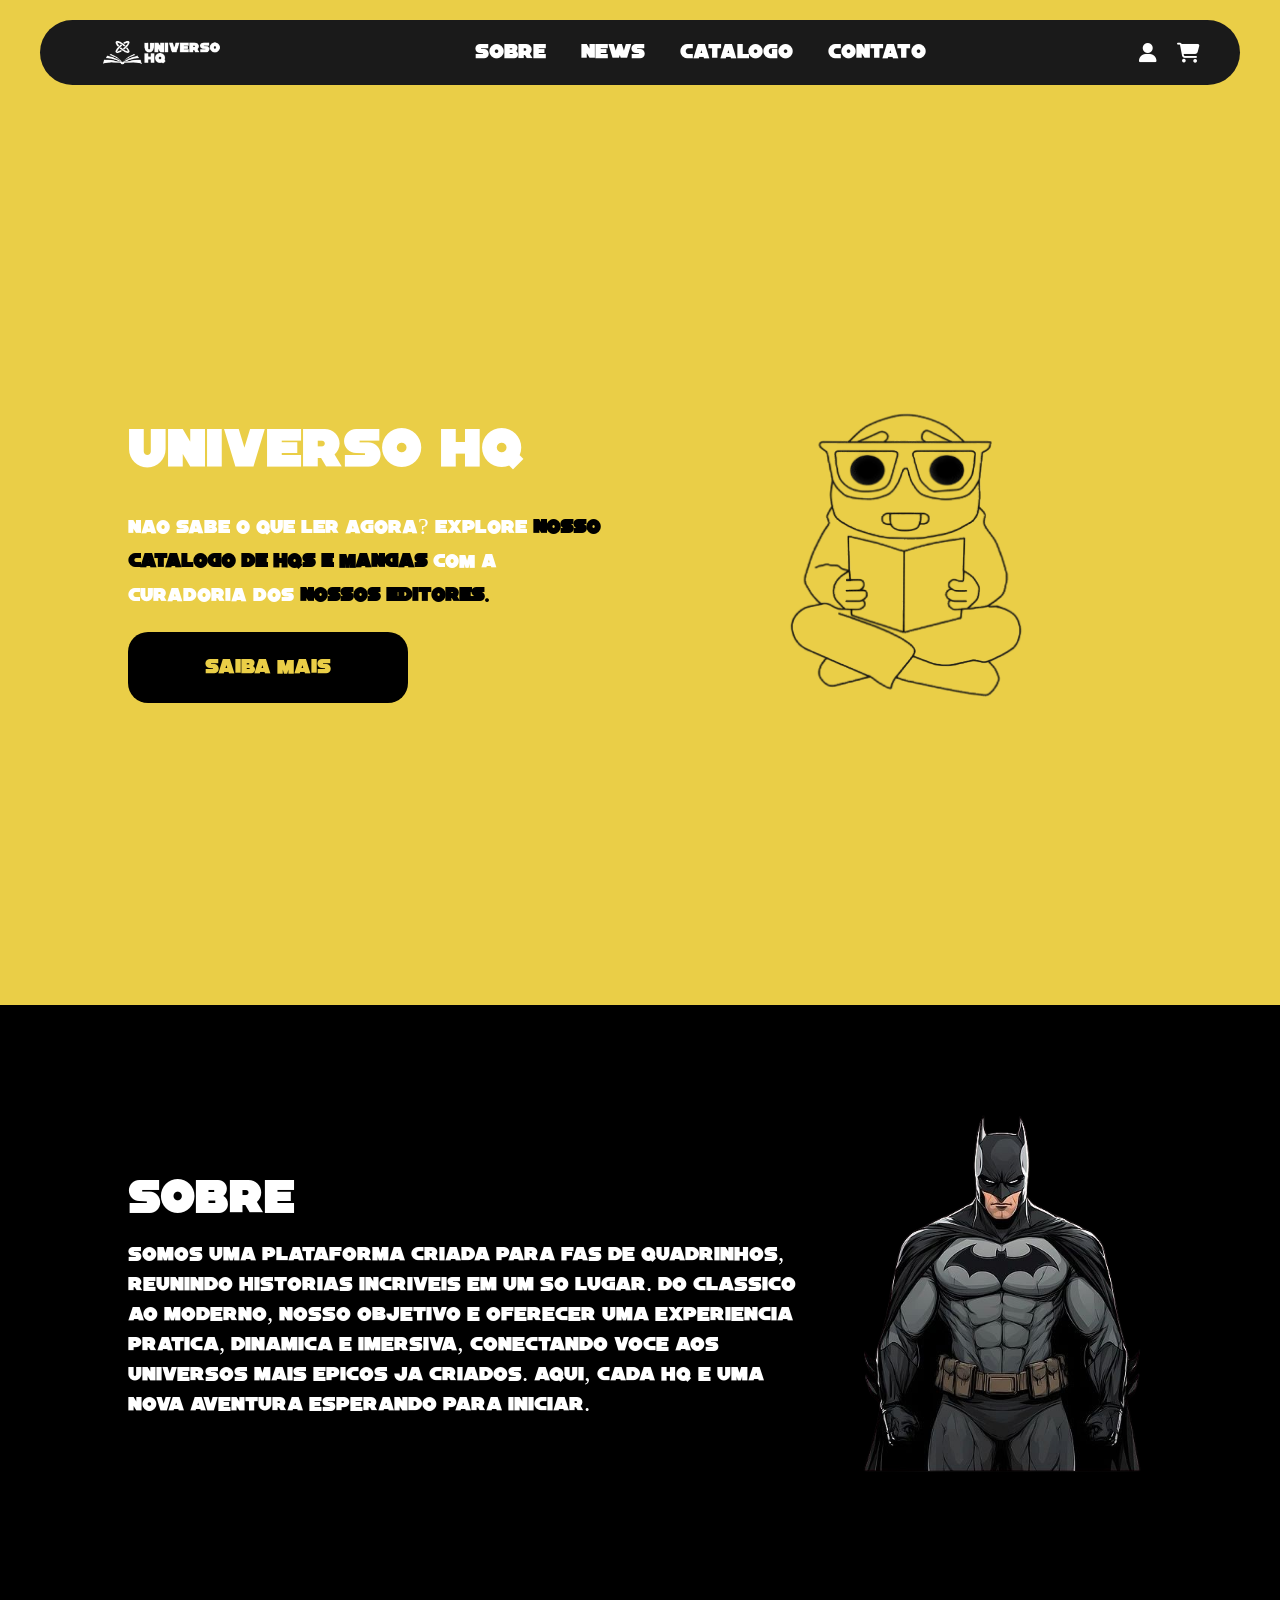
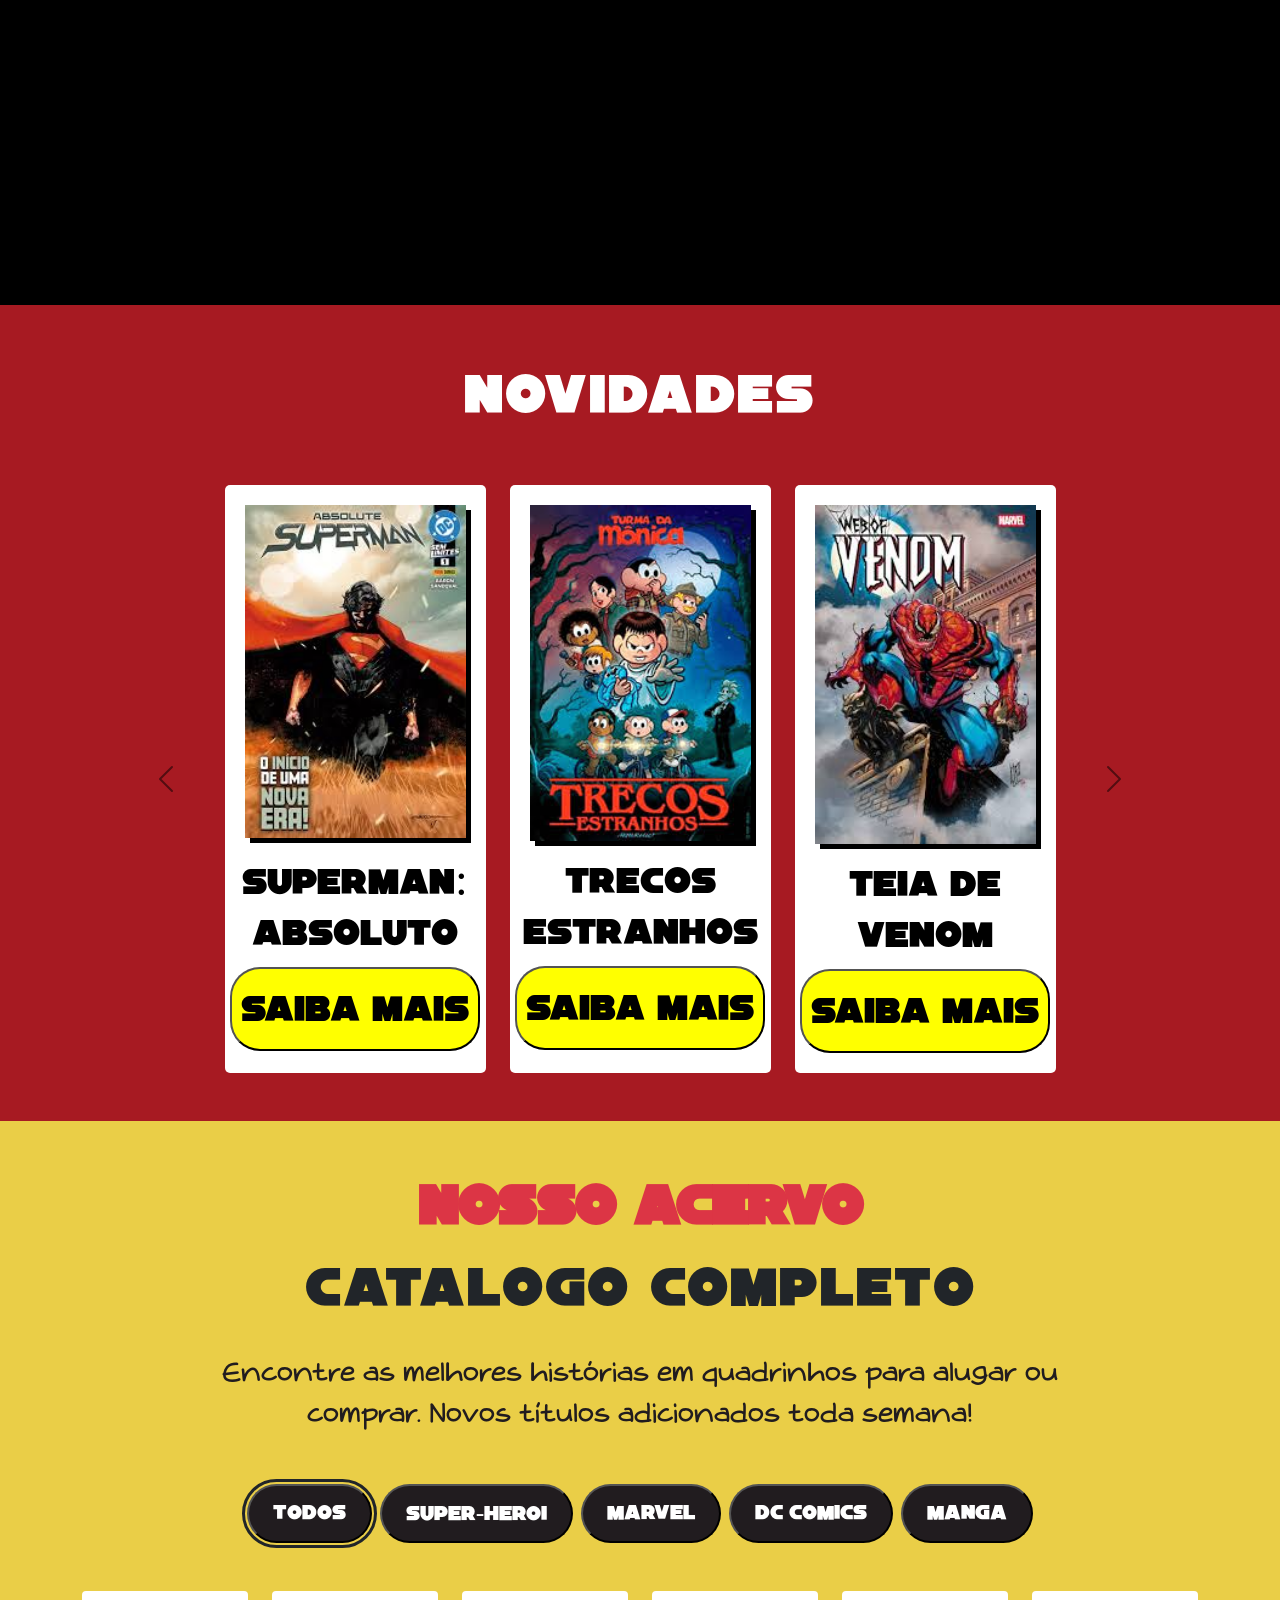
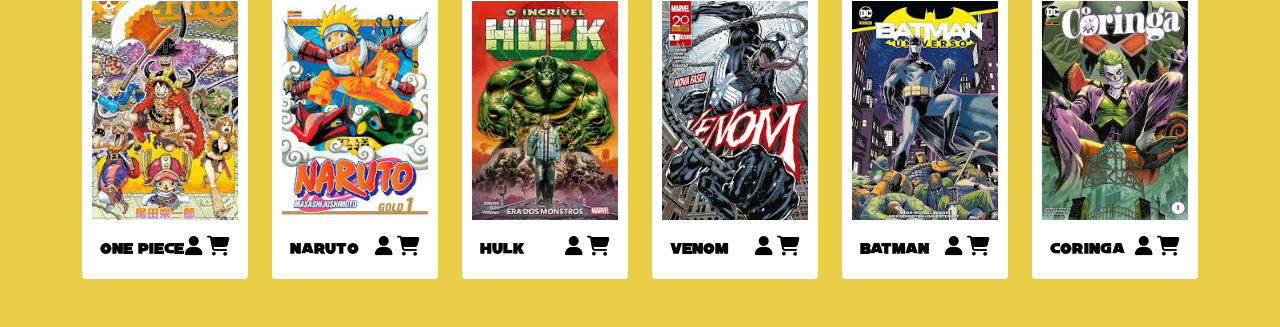
<file: index.html>
<!DOCTYPE html>
<html lang="pt-br">
<head>
    <meta charset="UTF-8">
    <meta name="viewport" content="width=device-width, initial-scale=1.0">
    <title>Landing Page HQs</title>

    <!-- CSS do Bootstrap -->
    <link href="https://cdn.jsdelivr.net/npm/bootstrap@5.3.3/dist/css/bootstrap.min.css" rel="stylesheet" integrity="sha384-QWTKZyjpPEjISv5WaRU9OFeRpok6YctnYmDr5pNlyT2bRjXh0JMhjY6hW+ALEwIH" crossorigin="anonymous">
    
    <!-- Font Awesome para os ícones exatos -->
    <link rel="stylesheet" href="https://cdnjs.cloudflare.com/ajax/libs/font-awesome/6.4.2/css/all.min.css">
    
    <!-- Fontes para estilo HQ -->
    <link href="https://fonts.googleapis.com/css2?family=Bangers&family=Roboto:wght@900&display=swap" rel="stylesheet">

    <!-- CSS -->
    <link rel="stylesheet" href="/css/style.css">

</head>
<body>

    <!-- Header / Navbar --> 
    <header class="header-container"> 
        <nav class="custom-navbar"> 
            
            <!-- Logo --> 
        <div class="logo">
             <img src="assets/img/logo.png" alt="Logo">
        </div>
             
             <!-- Navbar --> 
              <ul class="nav-links"> 
                <li><a href="#about">SOBRE</a></li> 
                <li><a href="#news">NEWS</a></li> 
                <li><a href="#catalog">CATALOGO</a></li> 
                <li><a href="#contact">CONTATO</a></li> 
            </ul> 
            
            <!-- Icones da navbar --> 
             <div class="nav-icons"> 
                <i class="fa-solid fa-user user-icon" id="userIconNav" style="cursor: pointer;"></i> 
                <i class="fa-solid fa-cart-shopping cart-icon"></i> 
            </div> 
        </nav> 
    </header>


    <!-- Seção hero  -->
    <section class="hero">
        <div class="hero-content">
            <h1>UNIVERSO HQ</h1>
            <p>NAO SABE O QUE LER AGORA? EXPLORE <strong>NOSSO CATALOGO DE HQS E MANGAS</strong> COM A CURADORIA DOS <strong> NOSSOS EDITORES.</strong></p>
            <button class="btn-saiba-mais">SAIBA MAIS</button>
        </div>

        <div class="hero-image">
            <!-- img -->
            <img src="assets/img/nerd_mascote__2_-removebg-preview.png" alt="Mascote">
        </div>
    </section>

    <!-- Seção sobre  -->
    <section id="about" class="about">
        <div class="about-container">
            <div class="about-text">
                
                <h2>SOBRE</h2>

                <p>SOMOS UMA PLATAFORMA CRIADA PARA FAS DE QUADRINHOS, REUNINDO HISTORIAS INCRIVEIS EM UM SO LUGAR. DO CLASSICO AO MODERNO, NOSSO OBJETIVO E OFERECER UMA EXPERIENCIA PRATICA, DINAMICA E IMERSIVA, CONECTANDO VOCE AOS UNIVERSOS MAIS EPICOS JA CRIADOS. AQUI, CADA HQ E UMA NOVA AVENTURA ESPERANDO PARA INICIAR.</p>
            </div>
            <div class="about-img">
                <div class="circle-bg"></div>

                <!-- img -->
                <img src="/assets/img/batman-img-removebg-preview.png" alt="Batman">

            </div>
        </div>
    </section>

    <!-- Seção Novidades -->
<section id="news" class="news-section py-5">
    <div class="container text-center">

        <h2 class="section-title text-white mb-5">NOVIDADES</h2>

        <div id="carouselNovidades" class="carousel slide" data-bs-ride="carousel">

            <div class="carousel-inner">

                <!-- Slide 1 -->
                <div class="carousel-item active">
                    <div class="row justify-content-center g-4">

                        <!-- Card 1 -->
                        <div class="col-10 col-sm-6 col-md-4 col-lg-3">
                            <div class="news-card">
                                <img src="/assets/img/new-img2.jpg" alt="Superman Absoluto">
                                <h5>SUPERMAN: ABSOLUTO</h5>
                                <button class="btn-hq">SAIBA MAIS</button>
                            </div>
                        </div>

                        <!-- Card 2 -->
                        <div class="col-10 col-sm-6 col-md-4 col-lg-3">
                            <div class="news-card">
                                <img src="/assets/img/new-img3.jpg" alt="Trecos Estranhos">
                                <h5>TRECOS ESTRANHOS</h5>
                                <button class="btn-hq">SAIBA MAIS</button>
                            </div>
                        </div>

                        <!-- Card 3 -->
                        <div class="col-10 col-sm-6 col-md-4 col-lg-3">
                            <div class="news-card">
                                <img src="/assets/img/new-img1.jpg" alt="Teia de Venom">
                                <h5>TEIA DE VENOM</h5>
                                <button class="btn-hq">SAIBA MAIS</button>
                            </div>
                        </div>

                    </div>
                </div>

                <!-- Slide 2 -->
                <div class="carousel-item">
                    <div class="row justify-content-center g-4">

                        <!-- Card 1 -->
                        <div class="col-10 col-sm-6 col-md-4 col-lg-3">
                            <div class="news-card">
                                <img src="/assets/img/cat-img.jpg" alt="One piece">
                                <h5>ONE PIECE</h5>
                                <button class="btn-hq">SAIBA MAIS</button>
                            </div>
                        </div>

                        <!-- Card 2 -->
                        <div class="col-10 col-sm-6 col-md-4 col-lg-3">
                            <div class="news-card">
                                <img src="/assets/img/news-img-4.jpg" alt="Mônica jovem">
                                <h5>MONICA JOVEM</h5>
                                <button class="btn-hq">SAIBA MAIS</button>
                            </div>
                        </div>

                        <!-- Card 3 -->
                        <div class="col-10 col-sm-6 col-md-4 col-lg-3">
                            <div class="news-card">
                                <img src="/assets/img/news-img-5.jpg" alt="Batman">
                                <h5>BATMAN</h5>
                                <button class="btn-hq">SAIBA MAIS</button>
                            </div>
                        </div>

                    </div>
                </div>

            </div>

            <!-- Controles -->
            <button class="carousel-control-prev" type="button"
                data-bs-target="#carouselNovidades"
                data-bs-slide="prev">

                <span class="carousel-control-prev-icon"></span>

            </button>

            <button class="carousel-control-next" type="button"
                data-bs-target="#carouselNovidades"
                data-bs-slide="next">

                <span class="carousel-control-next-icon"></span>

            </button>

        </div>
    </div>
</section>

<!-- Seção Catálogo  -->
<section id="catalog" class="catalog-section py-5">
    <div class="container text-center">
        <p class="titulo-cat mb-0 text-danger fw-bold">NOSSO ACERVO</p>
        <h2 class="section-title mb-4">CATALOGO COMPLETO</h2>
        <p class="subtitle mb-5">Encontre as melhores histórias em quadrinhos para alugar ou comprar. Novos títulos adicionados toda semana!</p>

        <!-- Filtros -->
        <div class="d-flex justify-content-center gap-2 mb-5 flex-wrap">
            <button class="btn-filter active">TODOS</button>
            <button class="btn-filter">SUPER-HEROI</button>
            <button class="btn-filter">MARVEL</button>
            <button class="btn-filter">DC COMICS</button>
            <button class="btn-filter">MANGA</button>
        </div>

        <!-- Grid de Cards do Catálogo  -->
        <div class="row g-4">
             
            <!-- Card 1 -->
            <div class="col-6 col-md-2">
                <div class="catalog-card">
                    <div class="card-img-placeholder"><img src="/assets/img/cat-img.jpg" alt="HQ ONE PIECE: ELBAF"></div>
                    <div class="p-2 d-flex justify-content-between align-items-center mt-2">
                        <span class="desc">ONE PIECE</span>
                        <div class="icons-catalog">
                            <span><i class="fa-solid fa-user user-icon"></i></span>
                            <span><i class="fa-solid fa-cart-shopping cart-icon"></i></span>
                        </div>
                    </div>
                </div>
            </div>

            <!-- Card 2 -->
            <div class="col-6 col-md-2">
                <div class="catalog-card">
                    <div class="card-img-placeholder"><img src="assets/img/cat-img-2.jpg" alt=""></div>
                    <div class="p-2 d-flex justify-content-between align-items-center mt-2">
                        <span class="desc">NARUTO</span>
                        <div class="icons-catalog">
                            <span><i class="fa-solid fa-user user-icon"></i></span>
                            <span><i class="fa-solid fa-cart-shopping cart-icon"></i></span>
                        </div>
                    </div>
                </div>
            </div>

            <!-- Card 3 -->
            <div class="col-6 col-md-2">
                <div class="catalog-card">
                    <div class="card-img-placeholder"><img src="assets/img/cat-img-4.jpg" alt="Hulk" ></div>
                    <div class="p-2 d-flex justify-content-between align-items-center mt-2">
                        <span class="desc">HULK</span>
                        <div class="icons-catalog">
                            <span><i class="fa-solid fa-user user-icon"></i></span>
                            <span><i class="fa-solid fa-cart-shopping cart-icon"></i></span>
                        </div>
                    </div>
                </div>
            </div>

            <!-- Card 4 -->
            <div class="col-6 col-md-2">
                <div class="catalog-card">
                    <div class="card-img-placeholder"><img src="assets/img/cat-img-3.jpg" alt="Venom"></div>
                    <div class="p-2 d-flex justify-content-between align-items-center mt-2">
                        <span class="desc">VENOM</span>
                        <div class="icons-catalog">
                            <span><i class="fa-solid fa-user user-icon"></i></span>
                            <span><i class="fa-solid fa-cart-shopping cart-icon"></i></span>
                        </div>
                    </div>
                </div>
            </div>

            <!-- Card 5 -->
            <div class="col-6 col-md-2">
                <div class="catalog-card">
                    <div class="card-img-placeholder"><img src="/assets/img/cat-img-5.jpg" alt="Batman"></div>
                    <div class="p-2 d-flex justify-content-between align-items-center mt-2">
                        <span class="desc">BATMAN</span>
                        <div class="icons-catalog">
                            <span><i class="fa-solid fa-user user-icon"></i></span>
                            <span><i class="fa-solid fa-cart-shopping cart-icon"></i></span>
                        </div>
                    </div>
                </div>
            </div>
            
            <!-- Card 6 -->
            <div class="col-6 col-md-2">
                <div class="catalog-card">
                    <div class="card-img-placeholder"><img src="/assets/img/cat-img-6.jpg" alt="Coringa"></div>
                    <div class="p-2 d-flex justify-content-between align-items-center mt-2">
                        <span class="desc">CORINGA</span>
                        <div class="icons-catalog">
                            <span><i class="fa-solid fa-user user-icon"></i></span>
                            <span><i class="fa-solid fa-cart-shopping cart-icon"></i></span>
                        </div>
                    </div>
                </div>
            </div>
        </div>
    </div>
</section>

<!-- Bootstrap JS  -->
<script src="https://cdn.jsdelivr.net/npm/bootstrap@5.3.0/dist/js/bootstrap.bundle.min.js" defer></script>

<!-- Script para redirecionar ao clicar no ícone de usuário -->
<script>
    document.getElementById('userIconNav').addEventListener('click', function() {
        window.location.href = '/login.html';
    });
</script>

</body>
</html>
</file>
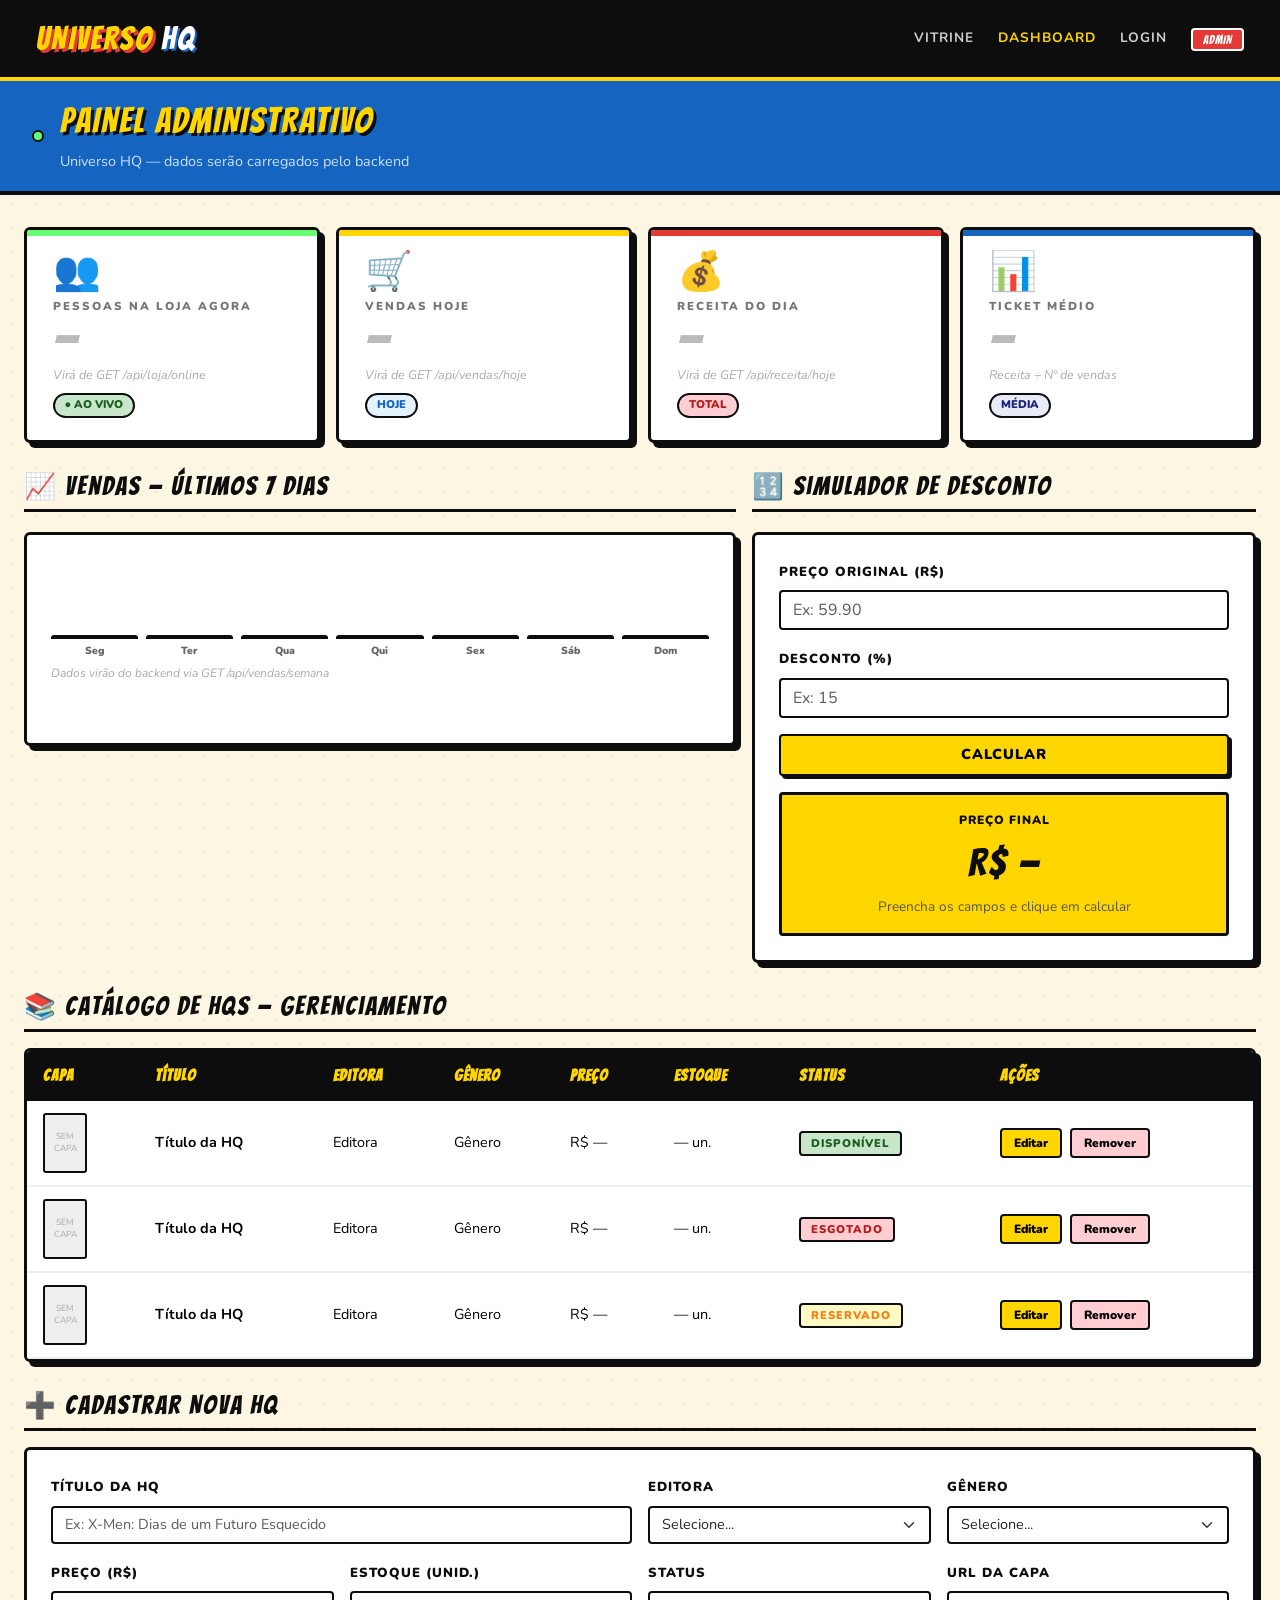
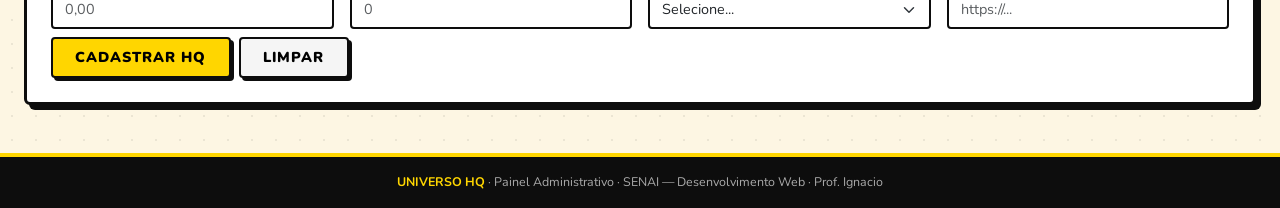
<file: dashboard.html>
<!DOCTYPE html>
<html lang="pt-BR">
<head>
  <meta charset="UTF-8" />
  <meta name="viewport" content="width=device-width, initial-scale=1.0"/>
  <title>Universo HQ — Painel Administrativo</title>
  <link href="https://cdn.jsdelivr.net/npm/bootstrap@5.3.3/dist/css/bootstrap.min.css" rel="stylesheet"/>
  <link href="https://fonts.googleapis.com/css2?family=Bangers&family=Nunito:wght@400;600;700;900&display=swap" rel="stylesheet"/>
  <link rel="stylesheet" href="css/dashboard.css">
  
</head>
<body>

<!-- ═══════════════════════════ NAVBAR ═══════════════════════════ -->
<nav class="navbar navbar-expand-lg navbar-dark">
  <div class="container-fluid">
    <a class="navbar-brand" href="#">UNIVERSO <span>HQ</span></a>
    <button class="navbar-toggler" type="button"
      data-bs-toggle="collapse" data-bs-target="#navMenu"
      aria-controls="navMenu" aria-expanded="false" aria-label="Menu">
      <span class="navbar-toggler-icon"></span>
    </button>
    <div class="collapse navbar-collapse" id="navMenu">
      <ul class="navbar-nav ms-auto align-items-center gap-2">
        <li class="nav-item"><a class="nav-link" href="index.html">Vitrine</a></li>
        <li class="nav-item"><a class="nav-link active" href="dashboard.html">Dashboard</a></li>
        <li class="nav-item"><a class="nav-link" href="login.html">Login</a></li>
        <li class="nav-item ms-2"><span class="badge-admin">ADMIN</span></li>
      </ul>
    </div>
  </div>
</nav>

<!-- ══════════════════════════ HERO BANNER ══════════════════════════ -->
<div class="hero-banner">
  <div class="live-dot"></div>
  <div>
    <h1>PAINEL ADMINISTRATIVO</h1>
    <p>Universo HQ &mdash; dados serão carregados pelo backend</p>
  </div>
</div>

<!-- ════════════════════════════ MAIN ════════════════════════════ -->
<main>

  <!-- STAT CARDS -->
  <div class="row g-3 mb-4">

    <div class="col-12 col-sm-6 col-lg-3">
      <div class="stat-card">
        <div class="accent-bar" style="background:#69ff74;"></div>
        <div class="card-icon">👥</div>
        <div class="card-label">Pessoas na loja agora</div>
        <div class="card-value">—</div>
        <div class="card-sub">Virá de GET /api/loja/online</div>
        <span class="card-pill" style="background:#c8e6c9;color:#1b5e20;">● AO VIVO</span>
      </div>
    </div>

    <div class="col-12 col-sm-6 col-lg-3">
      <div class="stat-card">
        <div class="accent-bar" style="background:var(--yellow);"></div>
        <div class="card-icon">🛒</div>
        <div class="card-label">Vendas hoje</div>
        <div class="card-value">—</div>
        <div class="card-sub">Virá de GET /api/vendas/hoje</div>
        <span class="card-pill" style="background:#e3f2fd;color:#1565c0;">HOJE</span>
      </div>
    </div>

    <div class="col-12 col-sm-6 col-lg-3">
      <div class="stat-card">
        <div class="accent-bar" style="background:var(--red);"></div>
        <div class="card-icon">💰</div>
        <div class="card-label">Receita do dia</div>
        <div class="card-value">—</div>
        <div class="card-sub">Virá de GET /api/receita/hoje</div>
        <span class="card-pill" style="background:#ffcdd2;color:#b71c1c;">TOTAL</span>
      </div>
    </div>

    <div class="col-12 col-sm-6 col-lg-3">
      <div class="stat-card">
        <div class="accent-bar" style="background:var(--blue);"></div>
        <div class="card-icon">📊</div>
        <div class="card-label">Ticket médio</div>
        <div class="card-value">—</div>
        <div class="card-sub">Receita &divide; N&ordm; de vendas</div>
        <span class="card-pill" style="background:#e8eaf6;color:#1a237e;">MÉDIA</span>
      </div>
    </div>

  </div>

  <!-- GRÁFICO + SIMULADOR -->
  <div class="row g-3 mb-4">

    <!-- Gráfico barras CSS -->
    <div class="col-12 col-lg-7">
      <div class="section-title">📈 Vendas &mdash; Últimos 7 dias</div>
      <div class="chart-box">
        <div class="mini-chart">
          <div class="bar" style="height:0%"><span class="bar-label">Seg</span></div>
          <div class="bar" style="height:0%"><span class="bar-label">Ter</span></div>
          <div class="bar" style="height:0%"><span class="bar-label">Qua</span></div>
          <div class="bar" style="height:0%"><span class="bar-label">Qui</span></div>
          <div class="bar" style="height:0%"><span class="bar-label">Sex</span></div>
          <div class="bar" style="height:0%"><span class="bar-label">Sáb</span></div>
          <div class="bar" style="height:0%"><span class="bar-label">Dom</span></div>
        </div>
        <p class="chart-note">Dados virão do backend via GET /api/vendas/semana</p>
      </div>
    </div>

    <!-- Simulador de desconto (Bootstrap modal para exibir resultado) -->
    <div class="col-12 col-lg-5">
      <div class="section-title">🔢 Simulador de Desconto</div>
      <div class="sim-box">
        <div class="mb-3">
          <label class="form-label">Preço original (R$)</label>
          <input type="number" class="form-control" placeholder="Ex: 59.90" min="0" step="0.01">
        </div>
        <div class="mb-3">
          <label class="form-label">Desconto (%)</label>
          <input type="number" class="form-control" placeholder="Ex: 15" min="0" max="100">
        </div>
        <!-- Botão abre modal com resultado estático -->
        <button class="btn-hq primary w-100"
          data-bs-toggle="modal" data-bs-target="#simModal">
          CALCULAR
        </button>
        <!-- Resultado estático — Fase 2 substituirá pelos valores reais -->
        <div class="sim-result">
          <div style="font-size:0.75rem;font-weight:900;letter-spacing:1px;margin-bottom:4px;">
            PREÇO FINAL
          </div>
          <div class="sim-result-val">R$ —</div>
          <div style="font-size:0.85rem;margin-top:4px;color:#555;">
            Preencha os campos e clique em calcular
          </div>
        </div>
      </div>
    </div>

  </div>

  <!-- TABELA DE HQs -->
  <div class="section-title mb-3">📚 Catálogo de HQs &mdash; Gerenciamento</div>
  <div class="hq-table-wrap mb-4">
    <div class="table-responsive">
      <table class="table hq-table mb-0">
        <thead>
          <tr>
            <th>Capa</th>
            <th>Título</th>
            <th>Editora</th>
            <th>Gênero</th>
            <th>Preço</th>
            <th>Estoque</th>
            <th>Status</th>
            <th>Ações</th>
          </tr>
        </thead>
        <tbody>
          <!-- Linha de exemplo — Fase 2: gerada dinamicamente pelo backend -->
          <tr>
            <td><div class="sem-capa">SEM<br>CAPA</div></td>
            <td><strong>Título da HQ</strong></td>
            <td>Editora</td>
            <td>Gênero</td>
            <td>R$ —</td>
            <td>— un.</td>
            <td><span class="status-badge s-disponivel">Disponível</span></td>
            <td>
              <button class="btn-hq me-1"
                data-bs-toggle="modal" data-bs-target="#editModal">Editar</button>
              <button class="btn-hq danger">Remover</button>
            </td>
          </tr>
          <tr>
            <td><div class="sem-capa">SEM<br>CAPA</div></td>
            <td><strong>Título da HQ</strong></td>
            <td>Editora</td>
            <td>Gênero</td>
            <td>R$ —</td>
            <td>— un.</td>
            <td><span class="status-badge s-esgotado">Esgotado</span></td>
            <td>
              <button class="btn-hq me-1"
                data-bs-toggle="modal" data-bs-target="#editModal">Editar</button>
              <button class="btn-hq danger">Remover</button>
            </td>
          </tr>
          <tr>
            <td><div class="sem-capa">SEM<br>CAPA</div></td>
            <td><strong>Título da HQ</strong></td>
            <td>Editora</td>
            <td>Gênero</td>
            <td>R$ —</td>
            <td>— un.</td>
            <td><span class="status-badge s-reservado">Reservado</span></td>
            <td>
              <button class="btn-hq me-1"
                data-bs-toggle="modal" data-bs-target="#editModal">Editar</button>
              <button class="btn-hq danger">Remover</button>
            </td>
          </tr>
        </tbody>
      </table>
    </div>
  </div>

  <!-- FORMULÁRIO DE CADASTRO -->
  <div class="section-title mb-3">➕ Cadastrar Nova HQ</div>
  <div class="hq-form">
    <div class="row g-3">
      <div class="col-12 col-md-6">
        <label class="form-label">Título da HQ</label>
        <input type="text" class="form-control" placeholder="Ex: X-Men: Dias de um Futuro Esquecido">
      </div>
      <div class="col-12 col-md-3">
        <label class="form-label">Editora</label>
        <select class="form-select">
          <option value="">Selecione...</option>
          <option>Marvel Comics</option>
          <option>DC Comics</option>
          <option>Image Comics</option>
          <option>Dark Horse</option>
          <option>Outra</option>
        </select>
      </div>
      <div class="col-12 col-md-3">
        <label class="form-label">Gênero</label>
        <select class="form-select">
          <option value="">Selecione...</option>
          <option>Super-herói</option>
          <option>Graphic Novel</option>
          <option>Terror / Fantasia</option>
          <option>Ficção Científica</option>
          <option>Manga</option>
        </select>
      </div>
      <div class="col-12 col-md-3">
        <label class="form-label">Preço (R$)</label>
        <input type="number" class="form-control" placeholder="0,00" min="0" step="0.01">
      </div>
      <div class="col-12 col-md-3">
        <label class="form-label">Estoque (unid.)</label>
        <input type="number" class="form-control" placeholder="0" min="0">
      </div>
      <div class="col-12 col-md-3">
        <label class="form-label">Status</label>
        <select class="form-select">
          <option value="">Selecione...</option>
          <option>Disponível</option>
          <option>Esgotado</option>
          <option>Reservado</option>
        </select>
      </div>
      <div class="col-12 col-md-3">
        <label class="form-label">URL da Capa</label>
        <input type="url" class="form-control" placeholder="https://...">
      </div>
      <div class="col-12 d-flex gap-2 mt-2">
        <button class="btn-hq primary" type="submit">CADASTRAR HQ</button>
        <button class="btn-hq primary ghost" type="reset">LIMPAR</button>
      </div>
    </div>
  </div>

</main>

<!-- ═══════════════════════ MODAL — EDITAR HQ ═══════════════════════ -->
<div class="modal fade" id="editModal" tabindex="-1"
     aria-labelledby="editModalLabel" aria-hidden="true">
  <div class="modal-dialog modal-dialog-centered">
    <div class="modal-content">
      <div class="modal-header">
        <h5 class="modal-title" id="editModalLabel">✏️ EDITAR HQ</h5>
        <button type="button" class="btn-close btn-close-white" data-bs-dismiss="modal"></button>
      </div>
      <div class="modal-body">
        <div class="mb-3">
          <label class="form-label fw-bold">Título</label>
          <input type="text" class="form-control" placeholder="Título da HQ">
        </div>
        <div class="mb-3">
          <label class="form-label fw-bold">Editora</label>
          <select class="form-select">
            <option>Marvel Comics</option>
            <option>DC Comics</option>
            <option>Image Comics</option>
            <option>Dark Horse</option>
            <option>Outra</option>
          </select>
        </div>
        <div class="mb-3">
          <label class="form-label fw-bold">Preço (R$)</label>
          <input type="number" class="form-control" placeholder="0,00" min="0" step="0.01">
        </div>
        <div class="mb-3">
          <label class="form-label fw-bold">Estoque</label>
          <input type="number" class="form-control" placeholder="0" min="0">
        </div>
        <div class="mb-3">
          <label class="form-label fw-bold">Status</label>
          <select class="form-select">
            <option>Disponível</option>
            <option>Esgotado</option>
            <option>Reservado</option>
          </select>
        </div>
      </div>
      <div class="modal-footer">
        <button class="btn-hq primary ghost" data-bs-dismiss="modal">CANCELAR</button>
        <button class="btn-hq primary" data-bs-dismiss="modal">SALVAR</button>
      </div>
    </div>
  </div>
</div>

<!-- ════════════════════ MODAL — SIMULADOR (resultado) ════════════════════ -->
<div class="modal fade" id="simModal" tabindex="-1"
     aria-labelledby="simModalLabel" aria-hidden="true">
  <div class="modal-dialog modal-dialog-centered">
    <div class="modal-content">
      <div class="modal-header">
        <h5 class="modal-title" id="simModalLabel">🔢 RESULTADO DO SIMULADOR</h5>
        <button type="button" class="btn-close btn-close-white" data-bs-dismiss="modal"></button>
      </div>
      <div class="modal-body text-center py-4">
        <div style="font-size:0.8rem;font-weight:900;letter-spacing:2px;text-transform:uppercase;color:#777;margin-bottom:0.5rem;">
          Preço Final Calculado
        </div>
        <div style="font-family:'Bangers',cursive;font-size:3.5rem;letter-spacing:3px;color:var(--blue);">
          R$ —
        </div>
        <div style="font-size:0.85rem;color:#aaa;margin-top:0.4rem;font-style:italic;">
          Fase 2: o cálculo real virá do backend ou do JavaScript
        </div>
      </div>
      <div class="modal-footer">
        <button class="btn-hq primary" data-bs-dismiss="modal">FECHAR</button>
      </div>
    </div>
  </div>
</div>

<!-- ════════════════════════════ FOOTER ════════════════════════════ -->
<footer>
  <span>UNIVERSO HQ</span> &middot; Painel Administrativo &middot; SENAI — Desenvolvimento Web &middot; Prof. Ignacio
</footer>

<script src="https://cdn.jsdelivr.net/npm/bootstrap@5.3.3/dist/js/bootstrap.bundle.min.js"></script>
</body>
</html>
</file>
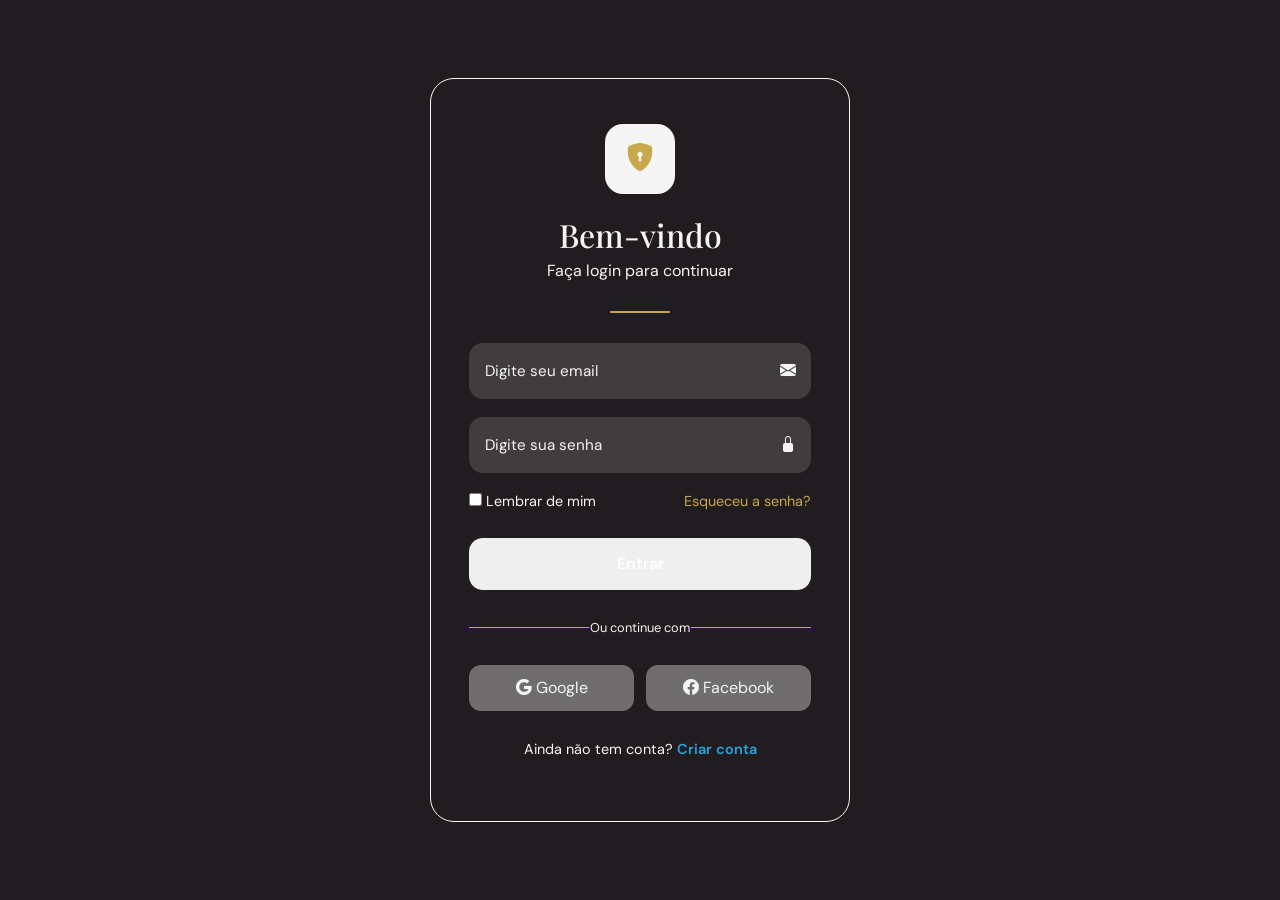
<file: login.html>
<!DOCTYPE html>
<html lang="pt-BR">

<head>

  <meta charset="UTF-8">
  <meta name="viewport" content="width=device-width, initial-scale=1.0">

  <title>Página de login</title>

  <!-- Bootstrap -->
  <link rel="stylesheet"
  href="https://cdn.jsdelivr.net/npm/bootstrap@5.3.3/dist/css/bootstrap.min.css">

  <!-- Bootstrap Icons -->
  <link rel="stylesheet"
  href="https://cdn.jsdelivr.net/npm/bootstrap-icons@1.11.3/font/bootstrap-icons.min.css">

  <!-- Fontes -->
  <link rel="preconnect" href="https://fonts.googleapis.com">

  <link
  href="https://fonts.googleapis.com/css2?family=DM+Sans:wght@300;400;500;700&family=Playfair+Display:wght@700;900&display=swap"
  rel="stylesheet">

  <!-- CSS -->
  <link rel="stylesheet" href="css/login.css">

</head>

<body>

  <!-- Fundo -->
  <div class="bg-layer"></div>

  <div class="orb orb-1"></div>
  <div class="orb orb-2"></div>

  <!-- Card -->
  <main class="login-card">

    <!-- Logo -->
    <div class="logo-badge">
      <i class="bi bi-shield-lock-fill"></i>
    </div>

    <!-- Textos -->
    <h1 class="card-title">
      Bem-vindo
    </h1>

    <p class="card-subtitle">
      Faça login para continuar
    </p>

    <div class="gold-line"></div>

    <!-- Form -->
    <form>

      <!-- Email -->
      <div class="input-box">

        <input
          type="email"
          placeholder="Digite seu email"
          required
        >

        <i class="bi bi-envelope-fill"></i>

      </div>

      <!-- Senha -->
      <div class="input-box">

        <input
          type="password"
          placeholder="Digite sua senha"
          required
        >

        <i class="bi bi-lock-fill"></i>

      </div>

      <!-- Opções -->
      <div class="options">

        <label>

          <input type="checkbox">

          Lembrar de mim

        </label>

        <a href="#">
          Esqueceu a senha?
        </a>

      </div>

      <!-- Botão -->
      <button type="submit" class="btn-login">
        Entrar
      </button>

    </form>

    <!-- Divisor -->
    <div class="divider">
     Ou continue com
    </div>

    <!-- Redes sociais -->
    <div class="social">

      <button type="button">

        <i class="bi bi-google"></i>

        Google

      </button>

      <button type="button">

        <i class="bi bi-facebook"></i>

        Facebook

      </button>

    </div>

    <!-- Cadastro -->
    <p class="signup">

      Ainda não tem conta?

      <a class="signup-link" href="#">
        Criar conta
      </a>

    </p>

  </main>

</body>

</html>
</file>
<file: css/style.css>
*{
    padding: 0;
    margin: 0;
    box-sizing: border-box;
}


/* Fontes baixadas */

/* Fonte 1 (Moliga) */
@font-face {
    font-family: 'Moliga';
    src: url('/assets/fonts/Moliga\ DEMO.otf') format('opentype');
    font-weight: normal;
    font-style: normal;
}


/* Fonte 2 (The simple Life) */
@font-face {
    font-family: 'Simple';
    src: url('/assets/fonts/The\ Simple\ Life.otf') format('opentype');
     font-weight: normal;
    font-style: normal;
}


body {
    font-family: 'Moliga', sans-serif;
    min-height: 100vh;
    overflow-x: hidden;
    margin: 0;
    padding: 0;
    background-color: #000;
}

/* =============================== */

/* --- HEADER  --- */
.header-container {
    background-color: #eace47;
    padding: 20px 0;
    width: 100%;
}

/* Logo */

.logo {
    display: flex;
    align-items: center;
}



.logo img {
    height: 150px; 
    width: auto;
    display: block;
}


/* Navbar */
.custom-navbar {
    background-color: #1a1a1a;
    width: 95%;
    max-width: 1200px;
    margin: 0 auto;
    height: 65px;
    border-radius: 50px; 
    display: flex;
    justify-content: space-between;
    align-items: center;
    padding: 0 40px;
}

.nav-links {
    display: flex;
    list-style: none;
    gap: 35px;
    margin: 0;
    align-items: center;
    flex-wrap: wrap;
}

.nav-links a {
    color: #FFF;
    text-align: center;
    font-family: "Moliga";
    font-size: clamp(18px, 2vw, 30px);
    font-style: normal;
    font-weight: 400;
    line-height: normal;
    text-decoration: none;

}

.nav-links a:hover {
    color: #f1d34d;
}

/* Ícones navbar */
.nav-icons {
    display: flex;
    gap: 20px;
    align-items: center;
}

.user-icon {
    color: #ffffff; 
    font-size: 20px;
    cursor: pointer;
}

.cart-icon {
    color: #ffffff; 
    font-size: 20px;
    cursor: pointer;
}


/* ==================================== */

/* --- SEÇÃO HERO --- */
.hero {
    background-color: #eace47;
    min-height: 100vh;
    display: flex;
    align-items: center;
    justify-content: center;
    padding: 60px 10%;
    gap: 40px;
    flex-wrap: wrap;
}
.hero-content {
    flex: 1;
    max-width: 620px;
    display: flex;
    flex-direction: column;
    gap: 20px;
}

.hero-content h1 {
    font-size: clamp(40px, 6vw, 70px);
    color: white;
    margin: 0;
    font-family: 'Moliga';
}

.hero-content p {
    max-width: 680px;
    color: #FFF;
    font-family: "Moliga";
    font-size: clamp(18px, 2vw, 24px);
    font-style: normal;
    font-weight: 500;
    line-height: 1.4;
    margin: 0;
}

.hero-content p strong{
    color: black;
}

/* Imagem do lado */

.hero-image {
    flex: 1;
    min-width: 280px;
    display: flex;
    justify-content: center;
    align-items: center;
}

.hero-image img {
    width: 100%;
    max-width: 520px;
    border-radius: 12px;
    object-fit: cover;
}

.btn-saiba-mais {
    background-color: black;
    border-radius: 20px;
    border: none;
    width: auto;
    max-width: 280px;
    height: auto;
    padding: 16px 32px;
    color: #eace47;
    font-weight: 400;
    cursor: pointer;
    font-size: clamp(18px, 2vw, 32px);
    font-family: 'Moliga';
}



.btn-saiba-mais:hover{
    color: #FFF;
}

/* ================================== */

/* Seção sobre */
.about {
    background-color: black;
    color: white;
    padding: 100px 10%;
    overflow: hidden;
    min-height: 100vh;
}

.about-container {
    display: flex;
    align-items: center;
    justify-content: space-between;
    gap: 40px;
}

.about-text {
    flex: 1;
    margin: 0;
}

/* Titulo seção sobre */
.about-text h2 {
   color: #FFF;
    font-family: "Moliga";
    font-size: 60px;
    font-style: normal;
    font-weight: 400;
    line-height: normal;
}

.about-text p {
    /* Letras */
    color: #FFF;
    font-family: "Moliga";
    font-size: 25px;
    font-style: normal;
    font-weight: 400;
    line-height: normal;
}

.about-img {
    position: relative;
}

.about-img img {
    width: 100%;
    max-width: 300px;
    position: relative;
    z-index: 2;
}

/* Estilo das Seções */

/* Seção novidades */
.news-section {
    background-color: #a71a22;
}

/* Seção catálogo */
.catalog-section {
    background-color: #eace47; 
}

.section-title {
    font-family: 'Moliga';
    font-size: 70px;
    letter-spacing: 2px;
}

/* ===================================== */

/* Seção novidades */

.carousel-control-prev-icon,
.carousel-control-next-icon {
    filter: invert(1); 
}

/* Cards de Novidades */
.news-card {
    font-family: 'Moliga';
    background: white;
    padding: 20px;
    border-radius: 5px;
    height: 100%;
    display: flex;
    flex-direction: column;
    align-items: center;
}

.news-card img {
    width: 100%;
    margin-bottom: 15px;
    box-shadow: 5px 5px 0px black;
}

.news-card h5 {
    color: #000;
    font-family: "Moliga";
    font-size: 46px;
    font-style: normal;
    font-weight: 400;
    line-height: normal;
}

.btn-hq {
    background-color: #ffff00;
    border-radius: 30px;
    width: 250px;
    height: 84px;
    
    
    color: #000;
    font-family: "Moliga";
    font-size: 46px;
    font-style: normal;
    font-weight: 400;
    line-height: normal;
}

/* =========================================== */

/* Seção do catálogo */

.titulo-cat{
    color: #211C1F;
    font-family: "Moliga";
    font-size: 70px;
    font-style: normal;
    font-weight: 400;
    line-height: normal;    
    
}

.subtitle{
    max-width: 920px;
    color: #211C1F;
    text-align: center;
    font-family: "Simple";
    font-size: clamp(18px, 2vw, 30px);
    font-style: normal;
    font-weight: 400;
    line-height: 1.6;
    margin: 0 auto;
}

/* Filtros */
.btn-filter {
    border-radius: 30px;
    background: #211C1F;
    padding: 12px 24px;
    color: #FFF;
    text-align: center;
    font-family: "Moliga";
    font-size: clamp(16px, 2vw, 28px);
    font-style: normal;
    font-weight: 400;
    line-height: normal;
    white-space: nowrap;
}

.btn-filter.active {
    outline: 3px solid #212529;
    outline-offset: 2px;
}

/* Cards do Catálogo */
.catalog-card {

    /* Layout */
    background: white;
    padding: 10px;
    border-radius: 4px;
    font-family: 'Moliga';
}

.card-img-placeholder {
    background-color: #212529;
    aspect-ratio: 2/3;
    width: 100%;
    overflow: hidden;
}

.card-img-placeholder img {
    width: 100%;
    height: 100%;
    object-fit: cover;
    display: block;
}

.catalog-card .desc {
    color: #000;
    text-align: center;
    font-family: "Moliga";
    font-size: 20px;
    font-style: normal;
    font-weight: 100;
    line-height: normal;
}

.icons-catalog i{
    color: black;
}


/* ================= RESPONSIVIDADE ================= */


/* ===== TABLETS ===== */
@media (max-width: 1024px) {

    .custom-navbar {
        padding: 0 20px;
    }

    .nav-links {
        gap: 20px;
    }

    /* HERO */
    .hero {
        height: auto;
        padding: 60px 8%;

        display: flex;
        flex-direction: column;
        justify-content: center;
        text-align: center;

        gap: 40px;
    }

    .hero-content h1 {
        font-size: clamp(40px, 7vw, 70px);
    }

    .hero-content p {
        max-width: 100%;
        margin: 0 auto 25px;
        font-size: 22px;
    }

    .hero-image img {
        max-width: 260px;
    }

    /* ABOUT */
    .about {
        padding: 80px 8%;
    }

    .about-container {
        display: flex;
        flex-direction: column;

        text-align: center;
        gap: 40px;
    }

    .about-text h2 {
        font-size: clamp(40px, 6vw, 70px);
        width: 100%;
    }

    .about-text p {
        max-width: 100%;
        font-size: 22px;
    }

    .about-img {
        position: relative;

        display: flex;
        justify-content: center;
        align-items: center;
    }

    .about-img img {
        width: 100%;
        max-width: 260px;
        height: auto;

        position: relative;
        z-index: 2;
    }

    .circle-bg {
        width: 320px;
        height: 320px;
        background-color: blue;
        border-radius: 50%;

        position: absolute;

        left: 50%;
        top: 50%;

        transform: translate(-45%, -50%);

        z-index: 1;
    }

    /* TITULOS */
    .section-title {
        font-size: clamp(32px, 5vw, 60px);
        text-align: center;
    }

    /* SUBTITLE */
    .subtitle {
        max-width: 100%;
        font-size: 22px;
    }

    /* BOTÕES */
    .btn-hq,
    .btn-saiba-mais {
        width: auto;
        max-width: 250px;
        height: auto;

        font-size: 20px;
        padding: 12px 20px;
    }
}



/* ===== CELULARES ===== */
@media (max-width: 768px) {

    /* LOGO */
    .logo img {
        height: 30px;
    }

    /* NAVBAR */
    .custom-navbar {
        flex-direction: column;
        height: auto;

        padding: 20px;
        gap: 15px;

        border-radius: 20px;
    }

    .nav-links {
        flex-direction: column;
        gap: 12px;

        align-items: center;
    }

    .nav-links a {
        font-size: 20px;
    }

    .nav-icons {
        justify-content: center;
    }

    /* HERO */
    .hero {
        display: flex;
        flex-direction: column;

        text-align: center;
        gap: 35px;

        padding: 50px 5%;
    }

    .hero-content h1 {
        font-size: clamp(30px, 10vw, 50px);
    }

    .hero-content p {
        width: 100%;
        font-size: 18px;
    }

    .hero-image img {
        max-width: 220px;
    }

    /* ABOUT */
    .about {
        padding: 60px 5%;
    }

    .about-container {
        display: flex;
        flex-direction: column;

        text-align: center;
        gap: 40px;
    }

    .about-text h2 {
        font-size: clamp(28px, 8vw, 50px);
    }

    .about-text p {
        width: 100%;
        font-size: 18px;
    }

    .about-img {
        position: relative;

        display: flex;
        justify-content: center;
        align-items: center;
    }

    .about-img img {
        width: 100%;
        max-width: 220px;
        height: auto;

        position: relative;
        z-index: 2;
    }

    .circle-bg {
        width: 240px;
        height: 240px;
        background-color: blue;
        border-radius: 50%;

        position: absolute;

        left: 50%;
        top: 50%;

        transform: translate(-45%, -50%);

        z-index: 1;
    }

    /* TITULOS */
    .section-title {
        font-size: 26px;
        text-align: center;
    }

    /* SUBTITLE */
    .subtitle {
        width: 100%;
        font-size: 16px;
    }

    /* CARDS */
    .news-card h5 {
        font-size: 18px;
        text-align: center;
    }

    /* BOTÕES */
    .btn-hq {
        width: 100%;
        max-width: 200px;

        height: auto;
        font-size: 18px;

        padding: 10px;
    }

    .btn-saiba-mais {
        width: 100%;
        max-width: 220px;

        height: auto;
        font-size: 18px;
    }
}



/* ===== CELULARES PEQUENOS ===== */
@media (max-width: 480px) {

    .hero-content h1 {
        font-size: 26px;
    }

    .hero-content p {
        font-size: 14px;
    }

    .hero-image img {
        max-width: 180px;
    }

    .btn-saiba-mais {
        font-size: 16px;
        padding: 8px 16px;
    }

    .about-text h2 {
        font-size: 24px;
    }

    .about-text p {
        font-size: 14px;
    }

    .about-img img {
        width: 100%;
        max-width: 180px;
    }

    .circle-bg {
        width: 200px;
        height: 200px;
        background-color: blue;
        border-radius: 50%;

        position: absolute;

        left: 50%;
        top: 50%;

        transform: translate(-45%, -50%);

        z-index: 1;
    }

    .section-title {
        font-size: 22px;
    }

    .subtitle {
        font-size: 14px;
    }
}
</file>
<file: css/dashboard.css>
:root {
      --ink:      #0d0d0d;
      --paper:    #fdf6e3;
      --yellow:   #FFD600;
      --red:      #E53935;
      --blue:     #1565C0;
      --border:   3px solid #0d0d0d;
      --shadow:   5px 5px 0px #0d0d0d;
      --shadow-h: 8px 8px 0px #0d0d0d;
    }

    * { box-sizing: border-box; margin: 0; padding: 0; }

    body {
      background-color: var(--paper);
      background-image: radial-gradient(circle, #00000012 1px, transparent 1px);
      background-size: 24px 24px;
      font-family: 'Nunito', sans-serif;
      color: var(--ink);
    }

    /* ── NAVBAR ── */
    .navbar {
      background: var(--ink) !important;
      border-bottom: 4px solid var(--yellow);
      padding: 0.6rem 1.5rem;
    }
    .navbar-brand {
      font-family: 'Bangers', cursive;
      font-size: 2rem;
      letter-spacing: 2px;
      color: var(--yellow) !important;
      text-shadow: 3px 3px 0 var(--red);
    }
    .navbar-brand span { color: #fff; text-shadow: 2px 2px 0 var(--blue); }
    .nav-link {
      color: #ccc !important;
      font-weight: 700;
      font-size: 0.85rem;
      letter-spacing: 1px;
      text-transform: uppercase;
    }
    .nav-link:hover, .nav-link.active { color: var(--yellow) !important; }
    .navbar-toggler { border-color: var(--yellow); }
    .navbar-toggler-icon { filter: invert(1); }
    .badge-admin {
      background: var(--red);
      color: #fff;
      font-family: 'Bangers', cursive;
      font-size: 0.75rem;
      letter-spacing: 1px;
      padding: 3px 10px;
      border-radius: 4px;
      border: 2px solid #fff;
    }

    /* ── HERO BANNER ── */
    .hero-banner {
      background: var(--blue);
      border-bottom: 4px solid var(--ink);
      padding: 1.2rem 2rem;
      display: flex;
      align-items: center;
      gap: 1rem;
    }
    .hero-banner h1 {
      font-family: 'Bangers', cursive;
      font-size: 2.2rem;
      color: var(--yellow);
      letter-spacing: 2px;
      text-shadow: 3px 3px 0 var(--ink);
    }
    .hero-banner p { color: #cce0ff; font-size: 0.9rem; margin: 0; }
    .live-dot {
      width: 12px; height: 12px;
      background: #69ff74;
      border-radius: 50%;
      border: 2px solid var(--ink);
      flex-shrink: 0;
      animation: pulse 1.4s infinite;
    }
    @keyframes pulse {
      0%,100% { box-shadow: 0 0 0 0 #69ff7480; }
      50%      { box-shadow: 0 0 0 6px #69ff7400; }
    }

    /* ── MAIN ── */
    main { padding: 2rem 1.5rem 3rem; max-width: 1400px; margin: 0 auto; }

    /* ── STAT CARDS ── */
    .stat-card {
      background: #fff;
      border: var(--border);
      box-shadow: var(--shadow);
      border-radius: 6px;
      padding: 1.4rem 1.6rem;
      position: relative;
      overflow: hidden;
      transition: transform 0.15s, box-shadow 0.15s;
    }
    .stat-card:hover { transform: translate(-2px,-2px); box-shadow: var(--shadow-h); }
    .accent-bar { position: absolute; top: 0; left: 0; width: 100%; height: 6px; }
    .card-icon  { font-size: 2.4rem; line-height: 1; margin-bottom: 0.4rem; }
    .card-label { font-size: 0.72rem; font-weight: 900; text-transform: uppercase; letter-spacing: 2px; color: #777; }
    .card-value { font-family: 'Bangers', cursive; font-size: 3rem; line-height: 1; letter-spacing: 2px; color: #bbb; }
    .card-sub   { font-size: 0.78rem; color: #aaa; margin-top: 0.2rem; font-style: italic; }
    .card-pill  {
      display: inline-block;
      font-size: 0.7rem; font-weight: 900;
      padding: 2px 10px;
      border-radius: 20px;
      border: 2px solid var(--ink);
      margin-top: 0.5rem;
    }

    /* ── SECTION TITLE ── */
    .section-title {
      font-family: 'Bangers', cursive;
      font-size: 1.6rem;
      letter-spacing: 2px;
      border-bottom: 3px solid var(--ink);
      padding-bottom: 4px;
      margin-bottom: 1.2rem;
    }

    /* ── CHART (CSS puro) ── */
    .chart-box {
      background: #fff;
      border: var(--border);
      box-shadow: var(--shadow);
      border-radius: 6px;
      padding: 1.5rem 1.5rem 2.8rem;
    }
    .mini-chart {
      display: flex;
      align-items: flex-end;
      gap: 8px;
      height: 80px;
    }
    .bar {
      flex: 1;
      background: #e0e0e0;
      border: 2px solid var(--ink);
      border-radius: 3px 3px 0 0;
      position: relative;
    }
    .bar-label {
      position: absolute;
      bottom: -22px;
      width: 100%;
      text-align: center;
      font-size: 0.65rem;
      font-weight: 900;
      color: #666;
    }
    .chart-note { font-size: 0.75rem; color: #aaa; font-style: italic; margin-top: 1.6rem; }

    /* ── SIMULADOR ── */
    .sim-box {
      background: #fff;
      border: var(--border);
      box-shadow: var(--shadow);
      border-radius: 6px;
      padding: 1.5rem;
    }
    .sim-box label { font-size: 0.82rem; font-weight: 900; text-transform: uppercase; letter-spacing: 1px; }
    .sim-box .form-control {
      border: 2px solid var(--ink);
      border-radius: 4px;
      font-family: 'Nunito', sans-serif;
    }
    .sim-box .form-control:focus {
      border-color: var(--blue);
      box-shadow: 3px 3px 0 #1565c040;
      outline: none;
    }
    .sim-result {
      background: var(--yellow);
      border: var(--border);
      border-radius: 4px;
      padding: 1rem;
      text-align: center;
      margin-top: 1rem;
    }
    .sim-result-val {
      font-family: 'Bangers', cursive;
      font-size: 2.5rem;
      letter-spacing: 2px;
      color: var(--ink);
    }

    /* ── TABELA ── */
    .hq-table-wrap {
      background: #fff;
      border: var(--border);
      box-shadow: var(--shadow);
      border-radius: 6px;
      overflow: hidden;
    }
    .hq-table thead th {
      background: var(--ink);
      color: var(--yellow);
      font-family: 'Bangers', cursive;
      font-size: 1rem;
      letter-spacing: 1px;
      border: none;
      padding: 0.8rem 1rem;
    }
    .hq-table tbody tr { border-bottom: 2px solid #eee; transition: background 0.15s; }
    .hq-table tbody tr:hover { background: #fffde7; }
    .hq-table td { vertical-align: middle; padding: 0.75rem 1rem; font-size: 0.9rem; }
    .hq-table td img {
      width: 44px; height: 60px;
      object-fit: cover;
      border: 2px solid var(--ink);
      border-radius: 3px;
    }
    .sem-capa {
      width: 44px; height: 60px;
      border: 2px solid var(--ink);
      border-radius: 3px;
      background: #eee;
      display: flex;
      align-items: center;
      justify-content: center;
      font-size: 0.55rem;
      color: #aaa;
      text-align: center;
      line-height: 1.3;
    }

    .status-badge {
      font-size: 0.7rem; font-weight: 900;
      letter-spacing: 1px; text-transform: uppercase;
      padding: 3px 10px;
      border-radius: 4px;
      border: 2px solid var(--ink);
    }
    .s-disponivel { background: #c8e6c9; color: #1b5e20; }
    .s-esgotado   { background: #ffcdd2; color: #b71c1c; }
    .s-reservado  { background: #fff9c4; color: #f57f17; }

    /* ── BOTÕES ── */
    .btn-hq {
      font-size: 0.75rem; font-weight: 900;
      border: 2px solid var(--ink);
      border-radius: 4px;
      padding: 4px 12px;
      background: var(--yellow);
      cursor: pointer;
      transition: transform 0.1s, box-shadow 0.1s;
    }
    .btn-hq:hover { transform: translate(-1px,-1px); box-shadow: 3px 3px 0 var(--ink); }
    .btn-hq.danger  { background: #ffcdd2; }
    .btn-hq.primary {
      font-size: 0.9rem;
      letter-spacing: 1px;
      text-transform: uppercase;
      padding: 0.5rem 1.4rem;
      box-shadow: 3px 3px 0 var(--ink);
    }
    .btn-hq.primary:hover { transform: translate(-2px,-2px); box-shadow: 5px 5px 0 var(--ink); }
    .btn-hq.ghost { background: #f5f5f5; }

    /* ── FORM ── */
    .hq-form {
      background: #fff;
      border: var(--border);
      box-shadow: var(--shadow);
      border-radius: 6px;
      padding: 1.5rem;
    }
    .hq-form label { font-size: 0.82rem; font-weight: 900; text-transform: uppercase; letter-spacing: 1px; }
    .hq-form .form-control,
    .hq-form .form-select {
      border: 2px solid var(--ink);
      border-radius: 4px;
      font-family: 'Nunito', sans-serif;
      font-size: 0.9rem;
    }
    .hq-form .form-control:focus,
    .hq-form .form-select:focus {
      border-color: var(--blue);
      box-shadow: 3px 3px 0 #1565c040;
      outline: none;
    }

    /* ── MODAL ── */
    .modal-content  { border: var(--border); box-shadow: var(--shadow-h); border-radius: 6px; }
    .modal-header   { background: var(--ink); border-radius: 3px 3px 0 0; }
    .modal-title    { font-family: 'Bangers', cursive; font-size: 1.5rem; color: var(--yellow); letter-spacing: 2px; }
    .modal-footer   { border-top: 2px solid #eee; }

    /* ── FOOTER ── */
    footer {
      background: var(--ink);
      color: #aaa;
      text-align: center;
      padding: 1rem;
      font-size: 0.78rem;
      border-top: 4px solid var(--yellow);
    }
    footer span { color: var(--yellow); font-weight: 700; }
</file>
<file: css/login.css>
/* =========================
   RESET BÁSICO
========================= */

*{
  margin:0;
  padding:0;
  box-sizing:border-box;
}

/* =========================
   VARIÁVEIS
========================= */

:root{
  --red:#A71A22;
  --red2:#7a1219;
  --gold:#c9a84c;
  --white:#f5f5f5;
}

/* =========================
   BODY
========================= */

body{
  min-height:100vh;

  display:flex;
  align-items:center;
  justify-content:center;

  background:#211C1F;

  font-family:'DM Sans', sans-serif;

  overflow:hidden;
  position:relative;
}

/* =========================
   CARD DE LOGIN
========================= */

.login-card{
  width:100%;
  max-width:420px;

  padding:45px 38px;

  border-radius:24px;

  background:#211C1F;

  border:1px solid #f5f5f5;

  backdrop-filter:blur(20px);
  
  position:relative;
  z-index:10;
}

/* =========================
   BADGE DO LOGO
========================= */

.logo-badge{
  width:70px;
  height:70px;

  margin:0 auto 22px;

  border-radius:18px;

  background:linear-gradient(
  135deg,
  #f5f5f5,
  #f5f5f5
  );

  display:flex;
  align-items:center;
  justify-content:center;

  color:#c9a84c;
  font-size:28px;
}

/* =========================
   TÍTULO DO CARD
========================= */

.card-title{
  text-align:center;

  color:#f5f5f5;

  font-size:2rem;

  font-family:'Playfair Display', serif;

  margin-bottom:5px;
}

/* =========================
   SUBTÍTULO DO CARD
========================= */

.card-subtitle{
  text-align:center;

  color:#f5f5f5;

  margin-bottom:28px;
}

/* =========================
   LINHA DECORATIVA DOURADA
========================= */

.gold-line{
  width:60px;
  height:2px;

  background:#c9a84c;

  margin:0 auto 30px;

  border-radius:10px;
}

/* =========================
   CAIXA DO INPUT
========================= */

.input-box{
  position:relative;

  margin-bottom:18px;
}

/* =========================
   INPUT
========================= */

.input-box input{
  width:100%;
  height:56px;

  border:none;
  outline:none;

  border-radius:14px;

  background:#f5f5f526;

  padding:0 45px 0 16px;

  color:#211C1F;

  font-size:.95rem;

  transition:.2s;
}

/* =========================
   INPUT FOCUS
========================= */

.input-box input:focus{
  background:#f5f5f5;

  box-shadow:0 0 0 3px #c9a84c;
}

/* =========================
   PLACEHOLDER
========================= */

.input-box input::placeholder{
  color:#f5f5f5;
}

/* =========================
   ÍCONES DOS INPUTS
========================= */

.input-box i{
  position:absolute;

  right:15px;
  top:50%;

  transform:translateY(-50%);

  color:#f5f5f5;
}

/* =========================
   OPÇÕES (LEMBRAR / ESQUECEU)
========================= */

.options{
  display:flex;
  align-items:center;
  justify-content:space-between;

  margin-bottom:25px;

  font-size:.9rem;
}

/* Label do checkbox */
.options label{
  color:#f5f5f5;
}

/* Link esqueceu a senha */
.options a{
  color:#c9a84c;

  text-decoration:none;
}

/* =========================
   BOTÃO DE LOGIN
========================= */

.btn-login{
  width:100%;
  height:52px;

  border:none;

  border-radius:14px;

  background:linear-gradient(
  135deg,
  #c9a84c
  );

  color:white;

  font-size:1rem;
  font-weight:600;

  cursor:pointer;

  transition:.2s;
}

/* =========================
   HOVER BOTÃO DE LOGIN
========================= */

.btn-login:hover{
  transform:translateY(-2px);

  box-shadow:0 10px 20px #c9a84c;
}

/* =========================
   DIVISOR "OU CONTINUE COM"
========================= */

.divider{
  text-align:center;

  margin:28px 0;

  color:#f5f5f5;

  position:relative;

  font-size:.8rem;
}

/* Linhas laterais do divisor */
.divider::before,
.divider::after{
  content:"";

  position:absolute;

  top:50%;

  width:35%;
  height:1px;

  background:#c9a84c;
}

.divider::before{
  left:0;
}

.divider::after{
  right:0;
}

/* =========================
   BOTÕES SOCIAIS
========================= */

.social{
  display:flex;
  gap:12px;
}

.social button{
  flex:1;

  height:46px;

  border:none;

  border-radius:12px;

  background:#f5f5f55f;

  color:#f5f5f5;

  cursor:pointer;

  transition:.2s;
}

/* =========================
   HOVER BOTÕES SOCIAIS
========================= */

.social button:hover{
  background:#c9a84c;
}

/* =========================
   LINK DE CADASTRO
========================= */

.signup{
  text-align:center;

  margin-top:28px;

  color:#f5f5f5;

  font-size:.9rem;
}

.signup a{
  color: #2AA5DF;

  text-decoration:none;

  font-weight:600;
}

/* =========================
   RESPONSIVO
========================= */

@media(max-width:500px){

  /* Card ocupa mais espaço em telas pequenas */
  .login-card{
    margin:20px;
    padding:35px 25px;
  }

  /* Botões sociais empilhados verticalmente */
  .social{
    flex-direction:column;
  }

}
</file>
